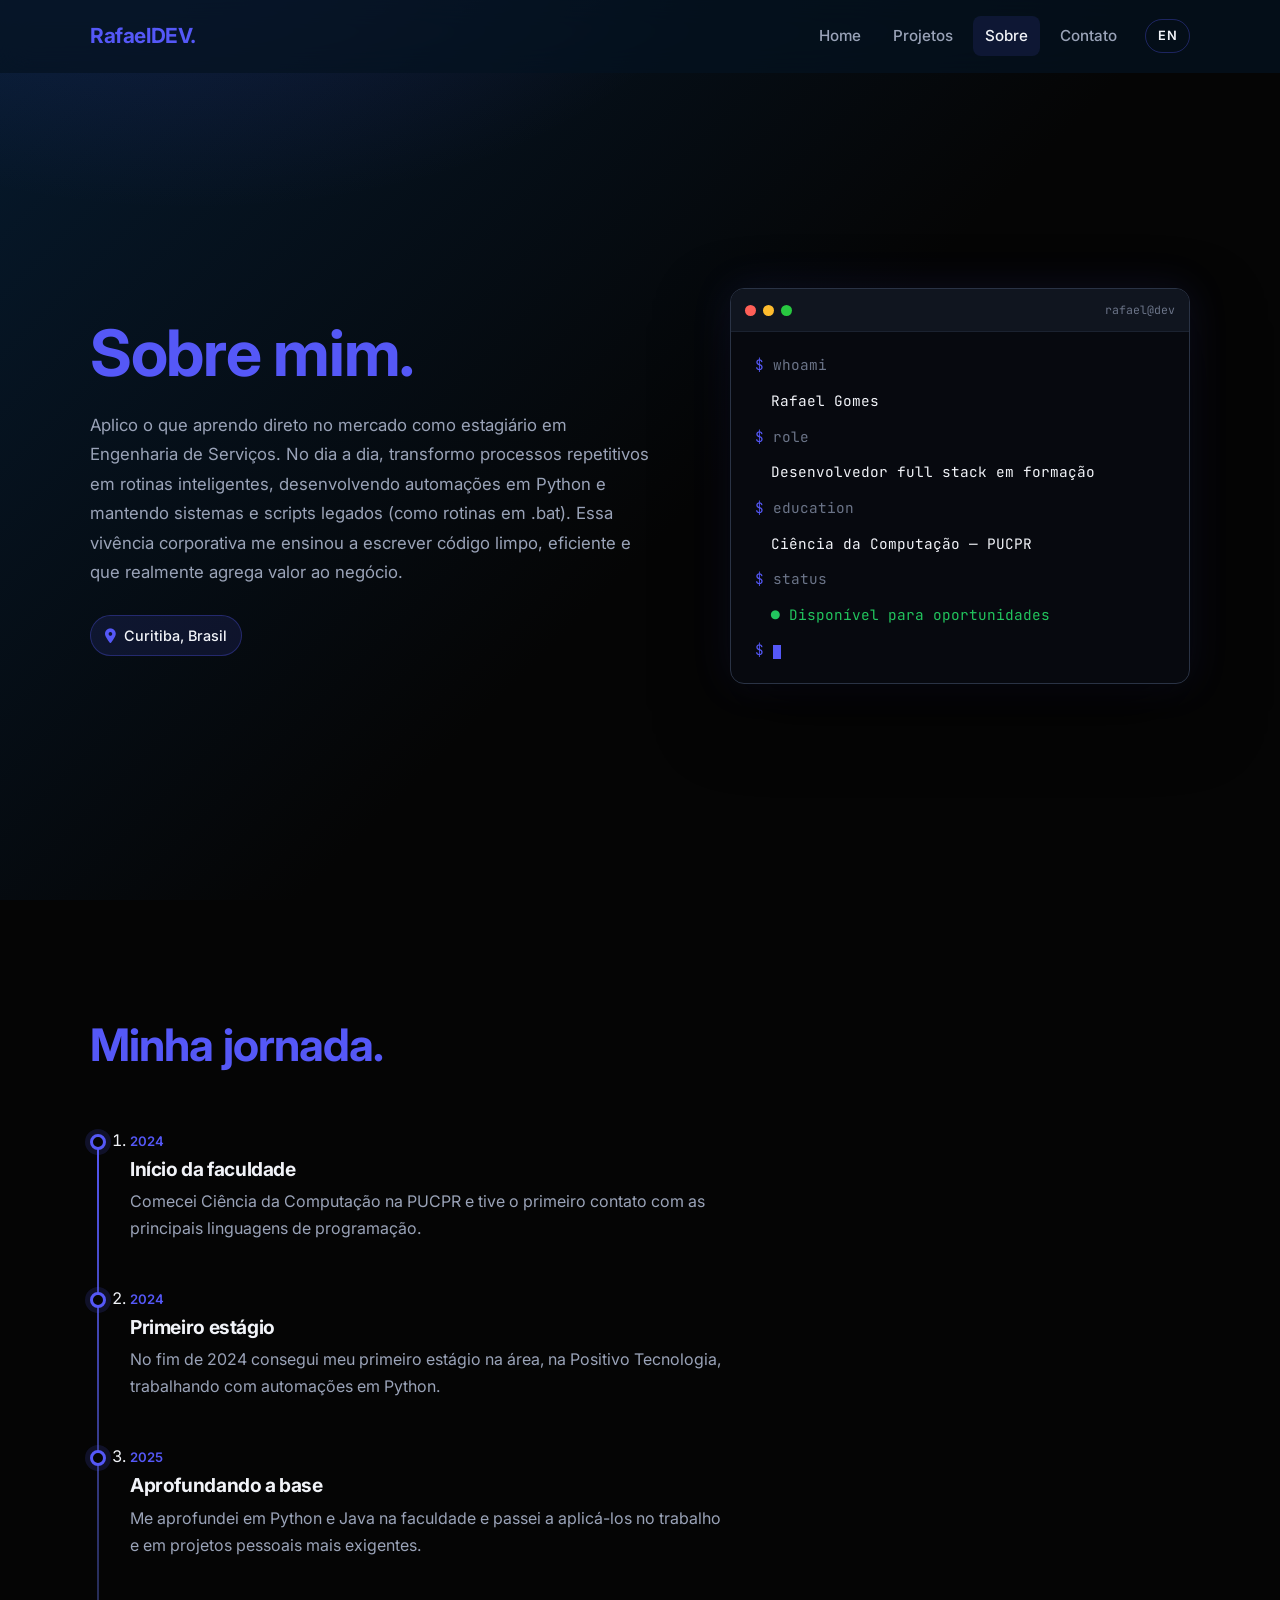
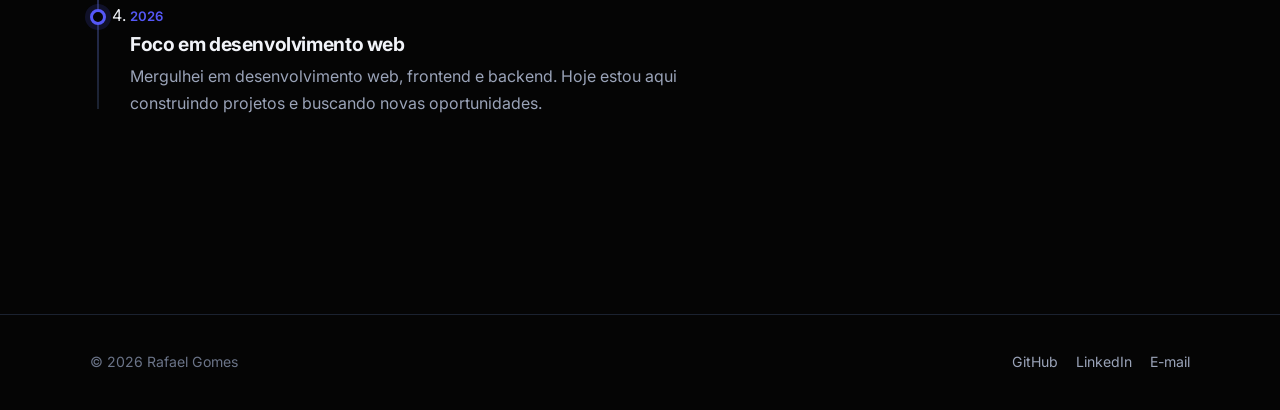
<file: about.html>
<!DOCTYPE html>
<html lang="pt-BR">
<head>
  <meta charset="UTF-8">
  <meta name="viewport" content="width=device-width, initial-scale=1.0">
  <title>Sobre — Rafael Gomes</title>
  <meta name="description" content="Quem é Rafael Gomes: estudante de Ciência da Computação na PUCPR, estagiário em Engenharia de Serviços na Positivo Tecnologia e desenvolvedor full stack em formação.">
  <meta name="theme-color" content="#050505">
  <link rel="canonical" href="https://rafaelgomes-dev.github.io/portfolio-WEB/about.html">
  <meta property="og:title" content="Sobre — Rafael Gomes">
  <meta property="og:description" content="Estudante de Ciência da Computação na PUCPR, estagiário na Positivo Tecnologia e desenvolvedor full stack em formação.">
  <meta property="og:type" content="website">
  <meta property="og:image" content="https://rafaelgomes-dev.github.io/portfolio-WEB/images/profile.jpg">

  <link rel="icon" type="image/jpeg" href="images/logo.jpeg">
  <link rel="preconnect" href="https://fonts.googleapis.com">
  <link rel="preconnect" href="https://fonts.gstatic.com" crossorigin>
  <link href="https://fonts.googleapis.com/css2?family=Inter:wght@400;500;600;700&family=JetBrains+Mono:wght@400;500&display=swap" rel="stylesheet">
  <link rel="stylesheet" href="https://cdnjs.cloudflare.com/ajax/libs/font-awesome/6.5.1/css/all.min.css">
  <link rel="stylesheet" href="css/base.css">
  <link rel="stylesheet" href="css/about.css">
  <script src="js/i18n.js" defer></script>
  <script src="js/main.js" defer></script>
</head>

<body>

  <header class="site-header">
    <nav class="navbar container" aria-label="Principal">
      <a href="index.html" class="logo">RafaelDEV.</a>

      <button class="hamburger" aria-label="Abrir menu" aria-expanded="false" aria-controls="menu">
        <span></span><span></span><span></span>
      </button>

      <ul class="menu" id="menu">
        <li><a href="index.html" data-i18n="nav.home">Home</a></li>
        <li><a href="projects.html" data-i18n="nav.projects">Projetos</a></li>
        <li><a href="about.html" aria-current="page" data-i18n="nav.about">Sobre</a></li>
        <li><a href="contact.html" data-i18n="nav.contact">Contato</a></li>
        <li><button class="lang-toggle" id="lang-toggle" aria-label="Alternar idioma">EN</button></li>
      </ul>
    </nav>
  </header>

  <main>

    <section class="about-hero container">
      <div class="about-text">
        <h1><span data-i18n="about.title">Sobre mim</span><span>.</span></h1>
        <p class="about-desc" data-i18n="about.desc">
          Aplico o que aprendo direto no mercado como estagiário em Engenharia de Serviços. No dia a dia, transformo processos repetitivos em rotinas inteligentes, desenvolvendo automações em Python e mantendo sistemas e scripts legados (como rotinas em .bat). Essa vivência corporativa me ensinou a escrever código limpo, eficiente e que realmente agrega valor ao negócio.
        </p>
        <span class="location"><i class="fa-solid fa-location-dot"></i><span data-i18n="about.location">Curitiba, Brasil</span></span>
      </div>

      <div class="terminal" aria-label="Resumo em formato de terminal">
        <div class="terminal-bar"><span></span><span></span><span></span><em>rafael@dev</em></div>
        <div class="terminal-body">
          <p class="cmd">whoami</p>
          <p class="out">Rafael Gomes</p>
          <p class="cmd">role</p>
          <p class="out" data-i18n="term.role">Desenvolvedor full stack em formação</p>
          <p class="cmd">education</p>
          <p class="out" data-i18n="term.education">Ciência da Computação — PUCPR</p>
          <p class="cmd">status</p>
          <p class="out ok" data-i18n="term.status">Disponível para oportunidades</p>
          <p class="cmd cursor"></p>
        </div>
      </div>
    </section>

    <section class="section">
      <div class="container">
        <h2 class="section-title"><span data-i18n="journey.title">Minha jornada</span><span>.</span></h2>

        <ol class="timeline">
          <li class="timeline-item">
            <time>2024</time>
            <h3 data-i18n="tl1.title">Início da faculdade</h3>
            <p data-i18n="tl1.desc">Comecei Ciência da Computação na PUCPR e tive o primeiro contato com as principais linguagens de programação.</p>
          </li>
          <li class="timeline-item">
            <time>2024</time>
            <h3 data-i18n="tl2.title">Primeiro estágio</h3>
            <p data-i18n="tl2.desc">No fim de 2024 consegui meu primeiro estágio na área, na Positivo Tecnologia, trabalhando com automações em Python.</p>
          </li>
          <li class="timeline-item">
            <time>2025</time>
            <h3 data-i18n="tl3.title">Aprofundando a base</h3>
            <p data-i18n="tl3.desc">Me aprofundei em Python e Java na faculdade e passei a aplicá-los no trabalho e em projetos pessoais mais exigentes.</p>
          </li>
          <li class="timeline-item">
            <time>2026</time>
            <h3 data-i18n="tl4.title">Foco em desenvolvimento web</h3>
            <p data-i18n="tl4.desc">Mergulhei em desenvolvimento web, frontend e backend. Hoje estou aqui construindo projetos e buscando novas oportunidades.</p>
          </li>
        </ol>
      </div>
    </section>

  </main>

  <footer class="site-footer">
    <div class="container">
      <p data-i18n="footer">© 2026 Rafael Gomes</p>
      <nav aria-label="Rodapé">
        <a href="https://github.com/RafaelGomes-dev" target="_blank" rel="noopener">GitHub</a>
        <a href="https://www.linkedin.com/in/rafael-gomes-1b91a6280" target="_blank" rel="noopener">LinkedIn</a>
        <a href="mailto:rafael.dev.0905@gmail.com">E-mail</a>
      </nav>
    </div>
  </footer>

</body>
</html>
</file>
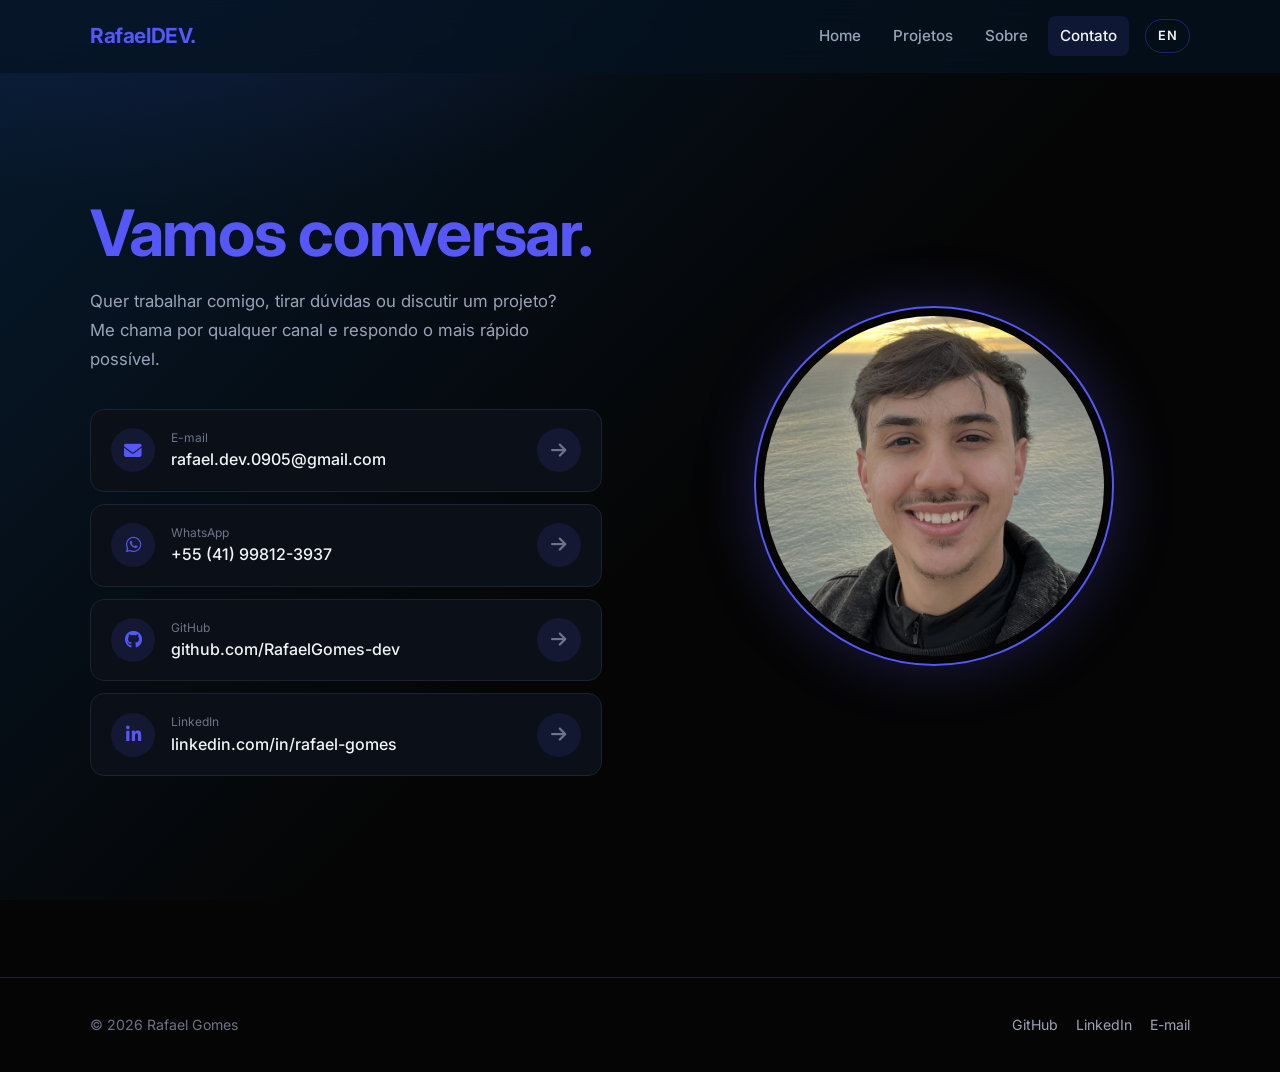
<file: contact.html>
<!DOCTYPE html>
<html lang="pt-BR">
<head>
  <meta charset="UTF-8">
  <meta name="viewport" content="width=device-width, initial-scale=1.0">
  <title>Contato — Rafael Gomes</title>
  <meta name="description" content="Entre em contato com Rafael Gomes para oportunidades de trabalho, projetos ou colaborações.">
  <meta name="theme-color" content="#050505">
  <link rel="canonical" href="https://rafaelgomes-dev.github.io/portfolio-WEB/contact.html">
  <meta property="og:title" content="Contato — Rafael Gomes">
  <meta property="og:description" content="Entre em contato com Rafael Gomes para oportunidades de trabalho, projetos ou colaborações.">
  <meta property="og:type" content="website">
  <meta property="og:image" content="https://rafaelgomes-dev.github.io/portfolio-WEB/images/profile.jpg">

  <link rel="icon" type="image/jpeg" href="images/logo.jpeg">
  <link rel="preconnect" href="https://fonts.googleapis.com">
  <link rel="preconnect" href="https://fonts.gstatic.com" crossorigin>
  <link href="https://fonts.googleapis.com/css2?family=Inter:wght@400;500;600;700&display=swap" rel="stylesheet">
  <link rel="stylesheet" href="https://cdnjs.cloudflare.com/ajax/libs/font-awesome/6.5.1/css/all.min.css">
  <link rel="stylesheet" href="css/base.css">
  <link rel="stylesheet" href="css/contact.css">
  <script src="js/i18n.js" defer></script>
  <script src="js/main.js" defer></script>
</head>

<body>

  <header class="site-header">
    <nav class="navbar container" aria-label="Principal">
      <a href="index.html" class="logo">RafaelDEV.</a>

      <button class="hamburger" aria-label="Abrir menu" aria-expanded="false" aria-controls="menu">
        <span></span><span></span><span></span>
      </button>

      <ul class="menu" id="menu">
        <li><a href="index.html" data-i18n="nav.home">Home</a></li>
        <li><a href="projects.html" data-i18n="nav.projects">Projetos</a></li>
        <li><a href="about.html" data-i18n="nav.about">Sobre</a></li>
        <li><a href="contact.html" aria-current="page" data-i18n="nav.contact">Contato</a></li>
        <li><button class="lang-toggle" id="lang-toggle" aria-label="Alternar idioma">EN</button></li>
      </ul>
    </nav>
  </header>

  <main>

    <section class="contact-hero container">
      <div>
        <h1><span data-i18n="contact.title">Vamos conversar</span><span>.</span></h1>
        <p class="contact-desc" data-i18n="contact.desc">Quer trabalhar comigo, tirar dúvidas ou discutir um projeto? Me chama por qualquer canal e respondo o mais rápido possível.</p>

        <div class="contact-list">
          <a href="mailto:rafael.dev.0905@gmail.com" class="contact-card">
            <i class="fa-solid fa-envelope"></i>
            <div><small>E-mail</small><strong>rafael.dev.0905@gmail.com</strong></div>
            <i class="fa-solid fa-arrow-right go"></i>
          </a>
          <a href="https://wa.me/5541998123937" class="contact-card" target="_blank" rel="noopener">
            <i class="fa-brands fa-whatsapp"></i>
            <div><small>WhatsApp</small><strong>+55 (41) 99812-3937</strong></div>
            <i class="fa-solid fa-arrow-right go"></i>
          </a>
          <a href="https://github.com/RafaelGomes-dev" class="contact-card" target="_blank" rel="noopener">
            <i class="fa-brands fa-github"></i>
            <div><small>GitHub</small><strong>github.com/RafaelGomes-dev</strong></div>
            <i class="fa-solid fa-arrow-right go"></i>
          </a>
          <a href="https://www.linkedin.com/in/rafael-gomes-1b91a6280" class="contact-card" target="_blank" rel="noopener">
            <i class="fa-brands fa-linkedin-in"></i>
            <div><small>LinkedIn</small><strong>linkedin.com/in/rafael-gomes</strong></div>
            <i class="fa-solid fa-arrow-right go"></i>
          </a>
        </div>
      </div>

      <div class="contact-visual">
        <div class="photo-ring">
          <img src="images/profile.jpg" alt="Foto de Rafael Gomes" width="800" height="800">
        </div>
      </div>
    </section>

  </main>

  <footer class="site-footer">
    <div class="container">
      <p data-i18n="footer">© 2026 Rafael Gomes</p>
      <nav aria-label="Rodapé">
        <a href="https://github.com/RafaelGomes-dev" target="_blank" rel="noopener">GitHub</a>
        <a href="https://www.linkedin.com/in/rafael-gomes-1b91a6280" target="_blank" rel="noopener">LinkedIn</a>
        <a href="mailto:rafael.dev.0905@gmail.com">E-mail</a>
      </nav>
    </div>
  </footer>

</body>
</html>
</file>
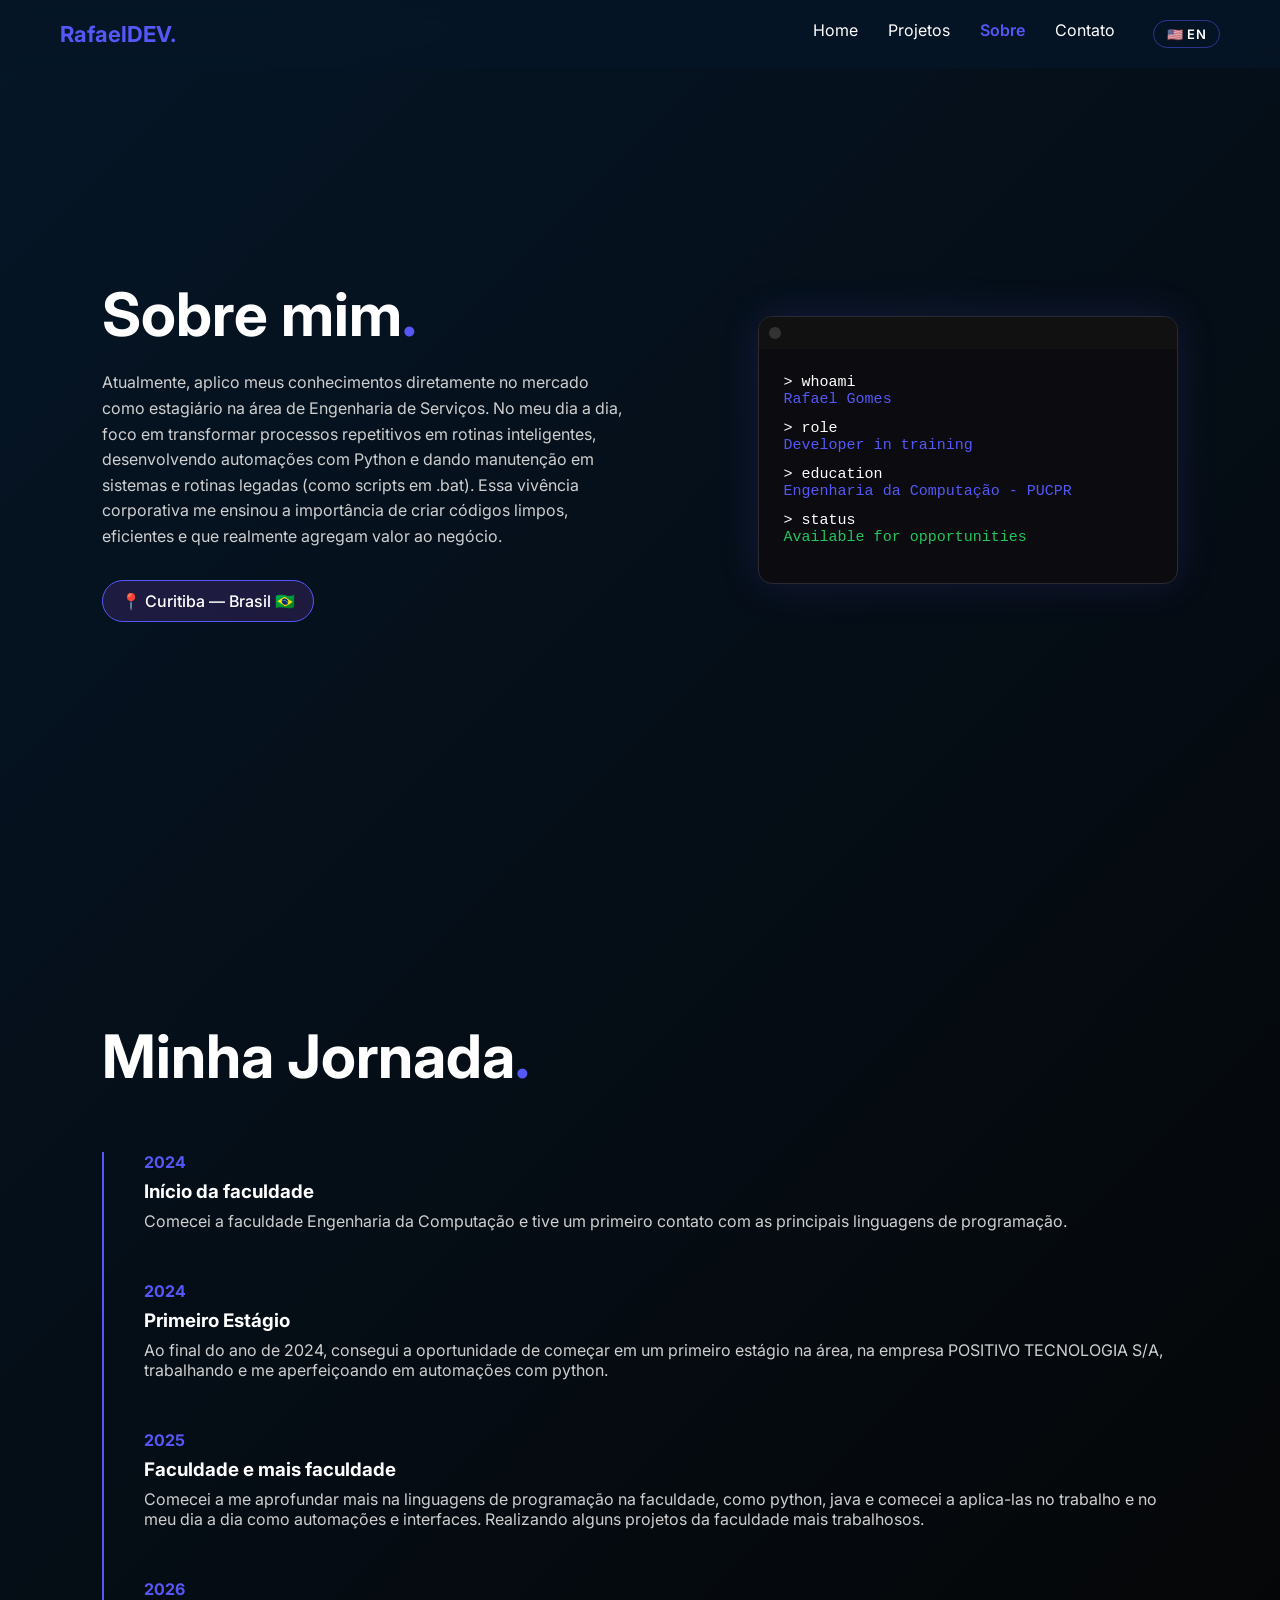
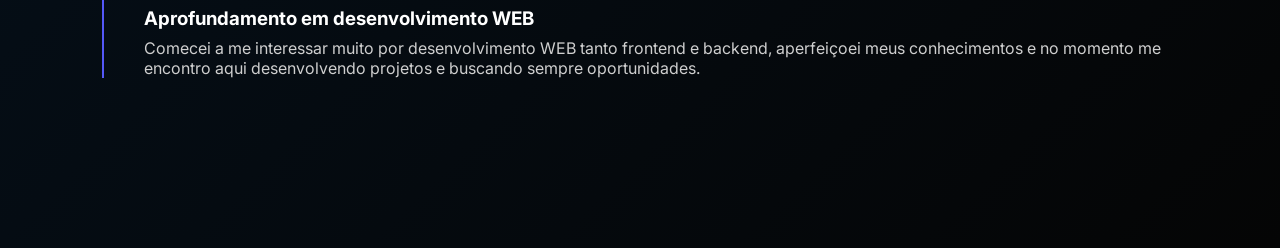
<file: sobre.html>
<!DOCTYPE html>
<html lang="pt-br">

<head>
    <meta charset="UTF-8">
    <meta name="viewport" content="width=device-width, initial-scale=1.0">
    <title>Sobre — Rafael Gomes</title>
    <meta name="description" content="Saiba mais sobre Rafael Gomes: estudante de Engenharia da Computação na PUCPR, estagiário na Positivo Tecnologia e desenvolvedor full stack em formação.">
    <meta property="og:title" content="Sobre — Rafael Gomes">
    <meta property="og:description" content="Saiba mais sobre Rafael Gomes: estudante de Engenharia da Computação na PUCPR, estagiário na Positivo Tecnologia e desenvolvedor full stack em formação.">
    <meta property="og:type" content="website">

    <link href="https://fonts.googleapis.com/css2?family=Inter:wght@300;500;700&display=swap" rel="stylesheet">

    <link rel="stylesheet" href="about.css">
    <script src="animations.js" defer></script>
    <script src="i18n.js" defer></script>
    <script src="navbar.js" defer></script>
</head>

<body class="page-about">

    <nav class="navbar">
        <h1 class="logo"><a href="index.html">RafaelDEV.</a></h1>

        <button class="hamburger" aria-label="Abrir menu" aria-expanded="false">
            <span></span>
            <span></span>
            <span></span>
        </button>

        <ul class="menu">
            <li><a href="index.html">Home</a></li>
            <li><a href="projetos.html">Projetos</a></li>
            <li><a href="sobre.html">Sobre</a></li>
            <li><a href="contato.html">Contato</a></li>
        </ul>
    </nav>

    <!-- HERO SOBRE -->

    <section class="about-hero">
        <div class="hero-left">

            <h1>Sobre mim<span>.</span></h1>

            <p class="hero-descripition">
                Atualmente, aplico meus conhecimentos diretamente no mercado como estagiário na área de Engenharia de
                Serviços. No meu dia a dia, foco em transformar processos repetitivos em rotinas inteligentes,
                desenvolvendo automações com Python e dando manutenção em sistemas e rotinas legadas (como scripts em
                .bat). Essa vivência corporativa me ensinou a importância de criar códigos limpos, eficientes e que
                realmente agregam valor ao negócio.
            </p>

            <div class="location-badge">
                📍 Curitiba — Brasil 🇧🇷
            </div>

        </div>

        <!-- TERMINAL DEV -->

        <div class="hero-terminal">

            <div class="terminal-header">
                <span><span><span></span></span></span>
            </div>

            <div class="terminal-body">
                <p>> whoami</p>
                <p class="highlight">Rafael Gomes</p>

                <p>> role</p>
                <p class="highlight">Developer in training</p>

                <p>> education</p>
                <p class="highlight">Engenharia da Computação - PUCPR</p>

                <p>> status</p>
                <p class="highlight online">Available for opportunities</p>
            </div>

        </div>
    </section>

    <!-- TIMELINE -->

    <section class="timeline">

        <h2>Minha Jornada<span>.</span></h2>

        <div class="timeline-container">

            <div class="timeline-item">
                <span class="year">2024</span>
                <h3>Início da faculdade</h3>
                <p>Comecei a faculdade Engenharia da Computação e tive um primeiro contato com as principais
                    linguagens
                    de programação.</p>
            </div>

            <div class="timeline-item">
                <span class="year">2024</span>
                <h3>Primeiro Estágio</h3>
                <p>Ao final do ano de 2024, consegui a oportunidade de começar em um primeiro estágio na área, na
                    empresa POSITIVO TECNOLOGIA S/A, trabalhando e me aperfeiçoando em automações com python.</p>
            </div>

            <div class="timeline-item">
                <span class="year">2025</span>
                <h3>Faculdade e mais faculdade</h3>
                <p>Comecei a me aprofundar mais na linguagens de programação na faculdade, como python, java e
                    comecei a aplica-las no trabalho e no meu dia a dia como automações e interfaces. Realizando alguns
                    projetos da faculdade mais trabalhosos.
                </p>
            </div>

            <div class="timeline-item">
                <span class="year">2026</span>
                <h3>Aprofundamento em desenvolvimento WEB </h3>
                <p>Comecei a me interessar muito por desenvolvimento WEB tanto frontend e backend, aperfeiçoei meus
                    conhecimentos
                    e no momento me encontro aqui desenvolvendo projetos e buscando sempre oportunidades.
                </p>
            </div>





        </div>

    </section>




</body>

</html>
</file>
<file: css/base.css>
:root {
  --bg: #050505;
  --bg-top: #061a2e;
  --surface: #0b0f17;
  --surface-2: #10151f;
  --line: #1b2230;
  --line-strong: #2a3345;
  --text: #f1f3f8;
  --muted: #9aa3b8;
  --faint: #6b7488;
  --accent: #5558f7;
  --accent-strong: #3f42e6;
  --accent-soft: rgba(85, 88, 247, 0.12);
  --accent-line: rgba(85, 88, 247, 0.32);
  --ok: #22c55e;
  --radius-sm: 8px;
  --radius: 14px;
  --radius-lg: 20px;
  --nav-h: 72px;
  --container: 1100px;
  --pad: clamp(20px, 5vw, 60px);
  --font: 'Inter', system-ui, -apple-system, 'Segoe UI', sans-serif;
  --mono: 'JetBrains Mono', ui-monospace, 'Cascadia Code', Consolas, monospace;
  --ease: cubic-bezier(0.22, 1, 0.36, 1);
}

*,
*::before,
*::after {
  margin: 0;
  padding: 0;
  box-sizing: border-box;
}

html {
  scroll-behavior: smooth;
  background: var(--bg);
  -webkit-text-size-adjust: 100%;
}

html.is-leaving body {
  opacity: 0;
}

body {
  min-height: 100vh;
  font-family: var(--font);
  font-size: 16px;
  line-height: 1.6;
  color: var(--text);
  background:
    radial-gradient(900px 500px at 15% -10%, rgba(85, 88, 247, 0.16), transparent 60%),
    linear-gradient(135deg, var(--bg-top) 0%, var(--bg) 55%);
  background-attachment: fixed;
  -webkit-font-smoothing: antialiased;
  animation: page-in 0.45s var(--ease) both;
  transition: opacity 0.3s ease;
  overflow-x: hidden;
}

@keyframes page-in {
  from { opacity: 0; }
  to { opacity: 1; }
}

img,
svg {
  display: block;
  max-width: 100%;
}

a {
  color: inherit;
  text-decoration: none;
}

button {
  font: inherit;
  color: inherit;
  background: none;
  border: 0;
  cursor: pointer;
}

ul {
  list-style: none;
}

h1, h2, h3 {
  line-height: 1.15;
  letter-spacing: -0.02em;
  font-weight: 700;
}

:focus-visible {
  outline: 2px solid var(--accent);
  outline-offset: 3px;
  border-radius: 4px;
}

::selection {
  background: var(--accent);
  color: #fff;
}

.container {
  width: min(100% - 2 * var(--pad), var(--container));
  margin-inline: auto;
}

.section {
  padding-block: clamp(72px, 10vw, 120px);
}

.section-title {
  font-size: clamp(2rem, 4.2vw, 2.8rem);
  margin-bottom: clamp(32px, 5vw, 56px);
}

.section-title span {
  color: var(--accent);
}

.section-head {
  display: flex;
  align-items: baseline;
  justify-content: space-between;
  gap: 16px;
  flex-wrap: wrap;
  margin-bottom: clamp(32px, 5vw, 56px);
}

.section-head .section-title {
  margin-bottom: 0;
}

.link-arrow {
  color: var(--accent);
  font-weight: 500;
  font-size: 0.95rem;
  border-bottom: 1px solid transparent;
  transition: border-color 0.2s;
}

.link-arrow:hover {
  border-color: var(--accent);
}

.site-header {
  position: fixed;
  inset: 0 0 auto 0;
  z-index: 1000;
  background: rgba(5, 18, 32, 0.72);
  backdrop-filter: blur(14px);
  -webkit-backdrop-filter: blur(14px);
  border-bottom: 1px solid transparent;
  transition: border-color 0.25s, box-shadow 0.25s;
}

.site-header.is-scrolled {
  border-color: var(--line);
  box-shadow: 0 8px 30px rgba(0, 0, 0, 0.35);
}

.navbar {
  height: var(--nav-h);
  display: flex;
  align-items: center;
  justify-content: space-between;
  gap: 24px;
}

.logo {
  font-size: 1.3rem;
  font-weight: 700;
  color: var(--accent);
  letter-spacing: -0.02em;
  transition: color 0.2s;
}

.logo:hover {
  color: #fff;
}

.menu {
  display: flex;
  align-items: center;
  gap: 8px;
}

.menu a {
  display: inline-block;
  padding: 8px 12px;
  border-radius: var(--radius-sm);
  color: var(--muted);
  font-weight: 500;
  font-size: 0.95rem;
  transition: color 0.2s, background 0.2s;
}

.menu a:hover {
  color: var(--text);
  background: rgba(255, 255, 255, 0.04);
}

.menu a[aria-current="page"] {
  color: var(--text);
  background: var(--accent-soft);
}

.lang-toggle {
  margin-left: 8px;
  padding: 6px 12px;
  border: 1px solid var(--accent-line);
  border-radius: 999px;
  font-size: 0.8rem;
  font-weight: 600;
  letter-spacing: 0.03em;
  color: var(--text);
  transition: background 0.2s, border-color 0.2s;
}

.lang-toggle:hover {
  background: var(--accent);
  border-color: var(--accent);
}

.hamburger {
  display: none;
  flex-direction: column;
  justify-content: center;
  gap: 5px;
  width: 40px;
  height: 40px;
  padding: 8px;
  border-radius: var(--radius-sm);
}

.hamburger span {
  display: block;
  width: 22px;
  height: 2px;
  background: var(--text);
  border-radius: 2px;
  transition: transform 0.3s var(--ease), opacity 0.2s;
}

.hamburger.is-open span:nth-child(1) { transform: translateY(7px) rotate(45deg); }
.hamburger.is-open span:nth-child(2) { opacity: 0; }
.hamburger.is-open span:nth-child(3) { transform: translateY(-7px) rotate(-45deg); }

.btn {
  display: inline-flex;
  align-items: center;
  justify-content: center;
  gap: 8px;
  padding: 13px 26px;
  border-radius: var(--radius-sm);
  background: var(--accent);
  color: #fff;
  font-weight: 600;
  font-size: 0.95rem;
  line-height: 1;
  border: 1px solid var(--accent);
  transition: background 0.2s, border-color 0.2s, transform 0.2s, box-shadow 0.2s;
}

.btn:hover {
  background: var(--accent-strong);
  border-color: var(--accent-strong);
  transform: translateY(-2px);
  box-shadow: 0 10px 24px rgba(85, 88, 247, 0.3);
}

.btn-outline {
  background: transparent;
  color: var(--accent);
}

.btn-outline:hover {
  background: var(--accent);
  color: #fff;
}

.btn-ghost {
  background: var(--surface-2);
  border-color: var(--line-strong);
  color: var(--text);
}

.btn-ghost:hover {
  background: var(--accent);
  border-color: var(--accent);
  box-shadow: none;
}

.btn-sm {
  padding: 9px 16px;
  font-size: 0.85rem;
}

.btn-lg {
  padding: 16px 34px;
  font-size: 1rem;
  border-radius: 10px;
}

.btn[aria-disabled="true"] {
  opacity: 0.5;
  cursor: not-allowed;
  pointer-events: none;
}

.tags {
  display: flex;
  flex-wrap: wrap;
  gap: 6px;
}

.tags span {
  font-size: 0.74rem;
  font-weight: 600;
  color: var(--accent);
  background: var(--accent-soft);
  border: 1px solid var(--accent-line);
  padding: 3px 10px;
  border-radius: 999px;
}

.status-pill {
  display: inline-flex;
  align-items: center;
  gap: 8px;
  padding: 6px 12px;
  border-radius: 999px;
  border: 1px solid var(--line-strong);
  background: rgba(255, 255, 255, 0.03);
  font-size: 0.82rem;
  font-weight: 500;
  color: var(--muted);
}

.status-pill::before {
  content: '';
  width: 8px;
  height: 8px;
  border-radius: 50%;
  background: var(--ok);
  box-shadow: 0 0 0 4px rgba(34, 197, 94, 0.18);
}

.photo-ring {
  width: var(--ring, 320px);
  height: var(--ring, 320px);
  padding: 8px;
  border-radius: 50%;
  border: 2px solid var(--accent);
  box-shadow: 0 0 60px rgba(85, 88, 247, 0.28);
  position: relative;
}

.photo-ring img {
  width: 100%;
  height: 100%;
  object-fit: cover;
  border-radius: 50%;
}

.site-footer {
  border-top: 1px solid var(--line);
  padding: 36px 0;
  margin-top: clamp(40px, 6vw, 80px);
}

.site-footer .container {
  display: flex;
  justify-content: space-between;
  align-items: center;
  gap: 16px;
  flex-wrap: wrap;
  color: var(--faint);
  font-size: 0.88rem;
}

.site-footer nav {
  display: flex;
  gap: 18px;
}

.site-footer nav a {
  color: var(--muted);
  transition: color 0.2s;
}

.site-footer nav a:hover {
  color: var(--text);
}

.reveal {
  opacity: 0;
  transform: translateY(24px);
  transition: opacity 0.6s var(--ease), transform 0.6s var(--ease);
}

.reveal.is-visible {
  opacity: 1;
  transform: none;
}

@media (max-width: 900px) {
  .hamburger {
    display: flex;
  }

  .menu {
    position: absolute;
    top: var(--nav-h);
    left: 0;
    right: 0;
    display: none;
    flex-direction: column;
    align-items: stretch;
    gap: 4px;
    padding: 12px var(--pad) 20px;
    background: rgba(5, 18, 32, 0.96);
    backdrop-filter: blur(14px);
    border-bottom: 1px solid var(--line);
  }

  .menu.is-open {
    display: flex;
  }

  .menu a {
    display: block;
    padding: 14px 12px;
    font-size: 1.05rem;
  }

  .lang-toggle {
    margin: 8px 12px 0;
    align-self: flex-start;
  }
}

@media (prefers-reduced-motion: reduce) {
  html {
    scroll-behavior: auto;
  }

  body {
    animation: none;
  }

  .reveal {
    opacity: 1;
    transform: none;
    transition: none;
  }

  *,
  *::before,
  *::after {
    transition-duration: 0.01ms !important;
    animation-duration: 0.01ms !important;
  }
}
</file>
<file: css/about.css>
.about-hero {
  min-height: 100vh;
  padding-top: var(--nav-h);
  display: grid;
  grid-template-columns: 1.1fr 0.9fr;
  align-items: center;
  gap: clamp(32px, 6vw, 80px);
}

.about-text h1 {
  font-size: clamp(2.6rem, 6vw, 4rem);
  margin-bottom: 22px;
}

.about-text h1 span {
  color: var(--accent);
}

.about-desc {
  font-size: 1.05rem;
  color: var(--muted);
  line-height: 1.75;
  margin-bottom: 28px;
  max-width: 560px;
}

.location {
  display: inline-flex;
  align-items: center;
  gap: 8px;
  padding: 8px 14px;
  border-radius: 999px;
  border: 1px solid var(--accent-line);
  background: var(--accent-soft);
  font-size: 0.9rem;
  font-weight: 500;
}

.location i {
  color: var(--accent);
}

.terminal {
  width: 100%;
  max-width: 460px;
  margin-inline: auto;
  background: #07090f;
  border: 1px solid var(--line-strong);
  border-radius: var(--radius);
  box-shadow: 0 30px 70px rgba(0, 0, 0, 0.55), 0 0 40px rgba(85, 88, 247, 0.12);
  overflow: hidden;
}

.terminal-bar {
  display: flex;
  align-items: center;
  gap: 7px;
  padding: 12px 14px;
  background: var(--surface-2);
  border-bottom: 1px solid var(--line);
}

.terminal-bar span {
  width: 11px;
  height: 11px;
  border-radius: 50%;
  background: var(--line-strong);
}

.terminal-bar span:nth-child(1) { background: #ff5f57; }
.terminal-bar span:nth-child(2) { background: #febc2e; }
.terminal-bar span:nth-child(3) { background: #28c840; }

.terminal-bar em {
  margin-left: auto;
  font-family: var(--mono);
  font-style: normal;
  font-size: 0.72rem;
  color: var(--faint);
}

.terminal-body {
  padding: 22px 24px;
  font-family: var(--mono);
  font-size: 0.9rem;
  line-height: 1.5;
  display: grid;
  gap: 14px;
}

.terminal-body .cmd {
  color: var(--faint);
}

.terminal-body .cmd::before {
  content: '$ ';
  color: var(--accent);
}

.terminal-body .out {
  color: var(--text);
  padding-left: 16px;
}

.terminal-body .out.ok {
  color: var(--ok);
}

.terminal-body .out.ok::before {
  content: '● ';
}

.terminal-body .cursor::after {
  content: '';
  display: inline-block;
  width: 8px;
  height: 1em;
  vertical-align: text-bottom;
  background: var(--accent);
  animation: blink 1s steps(2) infinite;
}

@keyframes blink {
  to { opacity: 0; }
}

.timeline {
  position: relative;
  max-width: 760px;
  padding-left: 40px;
}

.timeline::before {
  content: '';
  position: absolute;
  left: 7px;
  top: 8px;
  bottom: 8px;
  width: 2px;
  background: linear-gradient(to bottom, var(--accent), var(--line));
}

.timeline-item {
  position: relative;
  padding-bottom: 44px;
}

.timeline-item:last-child {
  padding-bottom: 0;
}

.timeline-item::before {
  content: '';
  position: absolute;
  left: -40px;
  top: 6px;
  width: 16px;
  height: 16px;
  border-radius: 50%;
  background: var(--bg);
  border: 3px solid var(--accent);
  box-shadow: 0 0 0 5px rgba(85, 88, 247, 0.15);
}

.timeline-item time {
  display: inline-block;
  font-size: 0.82rem;
  font-weight: 600;
  color: var(--accent);
  margin-bottom: 6px;
}

.timeline-item h3 {
  font-size: 1.2rem;
  margin-bottom: 8px;
}

.timeline-item p {
  color: var(--muted);
  line-height: 1.7;
  max-width: 600px;
}

@media (max-width: 900px) {
  .about-hero {
    grid-template-columns: 1fr;
    min-height: auto;
    padding-top: calc(var(--nav-h) + 40px);
    padding-bottom: 40px;
    text-align: center;
  }

  .about-desc {
    margin-inline: auto;
  }

  .terminal {
    text-align: left;
  }

  .timeline {
    padding-left: 32px;
  }

  .timeline-item::before {
    left: -32px;
  }
}
</file>
<file: css/contact.css>
.contact-hero {
  min-height: 100vh;
  padding-top: var(--nav-h);
  display: grid;
  grid-template-columns: 1fr 1fr;
  align-items: center;
  gap: clamp(32px, 6vw, 80px);
}

.contact-hero h1 {
  font-size: clamp(2.6rem, 6vw, 4rem);
  margin-bottom: 18px;
}

.contact-hero h1 span {
  color: var(--accent);
}

.contact-desc {
  color: var(--muted);
  font-size: 1.05rem;
  line-height: 1.7;
  margin-bottom: 36px;
  max-width: 480px;
}

.contact-list {
  display: grid;
  gap: 12px;
}

.contact-card {
  display: flex;
  align-items: center;
  gap: 16px;
  padding: 18px 20px;
  background: var(--surface);
  border: 1px solid var(--line);
  border-radius: var(--radius);
  min-width: 0;
  transition: border-color 0.25s, transform 0.25s var(--ease);
}

.contact-card:hover {
  border-color: var(--accent);
  transform: translateX(6px);
}

.contact-card i {
  flex: none;
  width: 44px;
  height: 44px;
  display: grid;
  place-items: center;
  border-radius: 50%;
  background: var(--accent-soft);
  color: var(--accent);
  font-size: 1.1rem;
}

.contact-card > div {
  flex: 1;
  min-width: 0;
}

.contact-card small {
  display: block;
  font-size: 0.75rem;
  color: var(--faint);
}

.contact-card strong {
  display: block;
  font-weight: 500;
  overflow: hidden;
  text-overflow: ellipsis;
  white-space: nowrap;
}

.contact-card .go {
  margin-left: auto;
  color: var(--faint);
  transition: color 0.2s, transform 0.2s;
}

.contact-card:hover .go {
  color: var(--accent);
  transform: translateX(4px);
}

.contact-visual {
  display: flex;
  justify-content: center;
  --ring: 360px;
}

@media (max-width: 900px) {
  .contact-hero {
    grid-template-columns: 1fr;
    min-height: auto;
    padding-top: calc(var(--nav-h) + 40px);
    padding-bottom: 40px;
    text-align: center;
  }

  .contact-desc {
    margin-inline: auto;
  }

  .contact-visual {
    order: -1;
    --ring: 220px;
  }

  .contact-card {
    text-align: left;
  }
}
</file>
<file: about.css>
* {
    margin: 0;
    padding: 0;
    box-sizing: border-box;
}

html {
    scroll-behavior: smooth;
    background: #050505;
    opacity: 0;
    transition: opacity 0.45s ease;
}




.page-about {
    font-family: 'Inter', sans-serif;
    background: linear-gradient(135deg, #051627 0%, #050505 100%);
    color: white;
}

/* NAVBAR */

.navbar .logo a {
    color: #5558f7;
    text-decoration: none;
    transition: 0.3s;
}

.navbar .logo a:hover {
    color: #3336ea;
}

.navbar {
    position: fixed;
    top: 0;
    width: 100%;
    padding: 20px 60px;
    display: flex;
    justify-content: space-between;
    align-items: center;
    background: rgba(5, 22, 39, 0.8);
    backdrop-filter: blur(10px);
    z-index: 1000;
}

.logo {
    font-size: 22px;
    font-weight: 700;
    color: #5558f7;
}

.menu {
    list-style: none;
    display: flex;
    gap: 30px;
}

.menu a {
    text-decoration: none;
    color: white;
}

.menu a:hover {
    color: #5558f7;
}

/* HERO SOBRE */

.about-hero {
    display: flex;
    align-items: center;
    justify-content: space-between;
    padding: 140px 8%;
    min-height: 100vh;
    gap: 60px;
}

/* LADO ESQUERDO */

.hero-left {
    max-width: 520px;
}

.hero-left h1 {
    font-size: 60px;
    margin-bottom: 20px;
}

.hero-left span {
    color: #5558f7;
}

.hero-descripition {
    font-size: 18;
    color: #cfcfcf;
    line-height: 1.6;
    margin-bottom: 30px;
}

.location-badge {
    display: inline-block;
    padding: 10px 18px;
    border-radius: 999px;
    background: rgba(168, 85, 247, 0.15);
    border: 1px solid #5558f7;
    font-weight: 500;
}

/* TERMINAL */

.hero-terminal {
    width: 420px;
    background: #0b0b10;
    border-radius: 14px;
    border: 1px solid #2a2a35;
    box-shadow: 0 0 40px rgba(115, 85, 247, 0.15);
    overflow: hidden;
}

.terminal-header {
    background: #111;
    padding: 10px;
    display: flex;
    gap: 6px;
}

.terminal-header span {
    width: 12px;
    height: 12px;
    border-radius: 50%;
    background: #333;

}

.terminal-body {
    padding: 25px;
    font-family: monospace;
    font-size: 15px;
}

.highlight {
    color: #5558f7;
    margin-bottom: 12px;
}

.online {
    color: #22c55e;
}

/* TIMELINE */

.timeline {
    padding: 120px 8%;

}

.timeline h2 {
    font-size: 60px;
    margin-bottom: 60px;
}

.timeline h2 span {
    color: #5558f7;
}

.timeline-container {
    border-left: 2px solid #5558f7;
    padding-left: 40px;
}

.timeline-item {
    margin-bottom: 50px;
    position: relative;
    list-style: none;
}

.timeline-item::before {
    content: "";
    position: absolute;
    left: -49;
    top: 6px;
    width: 14px;
    height: 14px;
    background: #5558f7;
    border-radius: 50%;
    list-style: none;
    display: none;
}

.year {
    font-weight: 700;
    color: #5558f7;
    list-style: none;

}

.timeline-item h3 {
    margin: 8px 0;
    list-style: none;

}

.timeline-item p {
    color: #cfcfcf;
    list-style: none;

}

/* HAMBURGER */

.hamburger {
  display: none;
  flex-direction: column;
  justify-content: center;
  gap: 5px;
  background: none;
  border: none;
  cursor: pointer;
  padding: 4px;
  z-index: 1100;
}

.hamburger span {
  display: block;
  width: 24px;
  height: 2px;
  background: white;
  border-radius: 2px;
  transition: 0.3s;
}

.hamburger.open span:nth-child(1) { transform: translateY(7px) rotate(45deg); }
.hamburger.open span:nth-child(2) { opacity: 0; }
.hamburger.open span:nth-child(3) { transform: translateY(-7px) rotate(-45deg); }

/* ================= RESPONSIVO SOBRE ================= */

@media (max-width: 900px) {

  .hamburger {
    display: flex;
  }

  .navbar {
    flex-direction: row;
    justify-content: space-between;
    align-items: center;
    padding: 18px 24px;
  }

  .menu {
    display: none;
    position: absolute;
    top: 100%;
    left: 0;
    width: 100%;
    flex-direction: column;
    align-items: center;
    gap: 0;
    background: rgba(5, 22, 39, 0.97);
    backdrop-filter: blur(10px);
    padding: 20px 0;
    border-top: 1px solid #1f1f1f;
  }

  .menu.open {
    display: flex;
  }

  .menu li {
    width: 100%;
    text-align: center;
  }

  .menu a {
    display: block;
    padding: 14px 0;
    font-size: 1.1rem;
  }

  /* Hero Sobre */
  .about-hero {
    flex-direction: column;
    text-align: center;
    padding: 140px 20px 60px;
    min-height: auto;
  }
  
  .hero-terminal {
    width: 100%;
    max-width: 100%;
  }

  .timeline {
    padding: 60px 20px;
  }
  .timeline h2 {
    font-size: 40px;
    text-align: center;
  }
  .timeline-container {
    border-left: none;
    padding-left: 0;
    text-align: center;
  }
}
</file>
